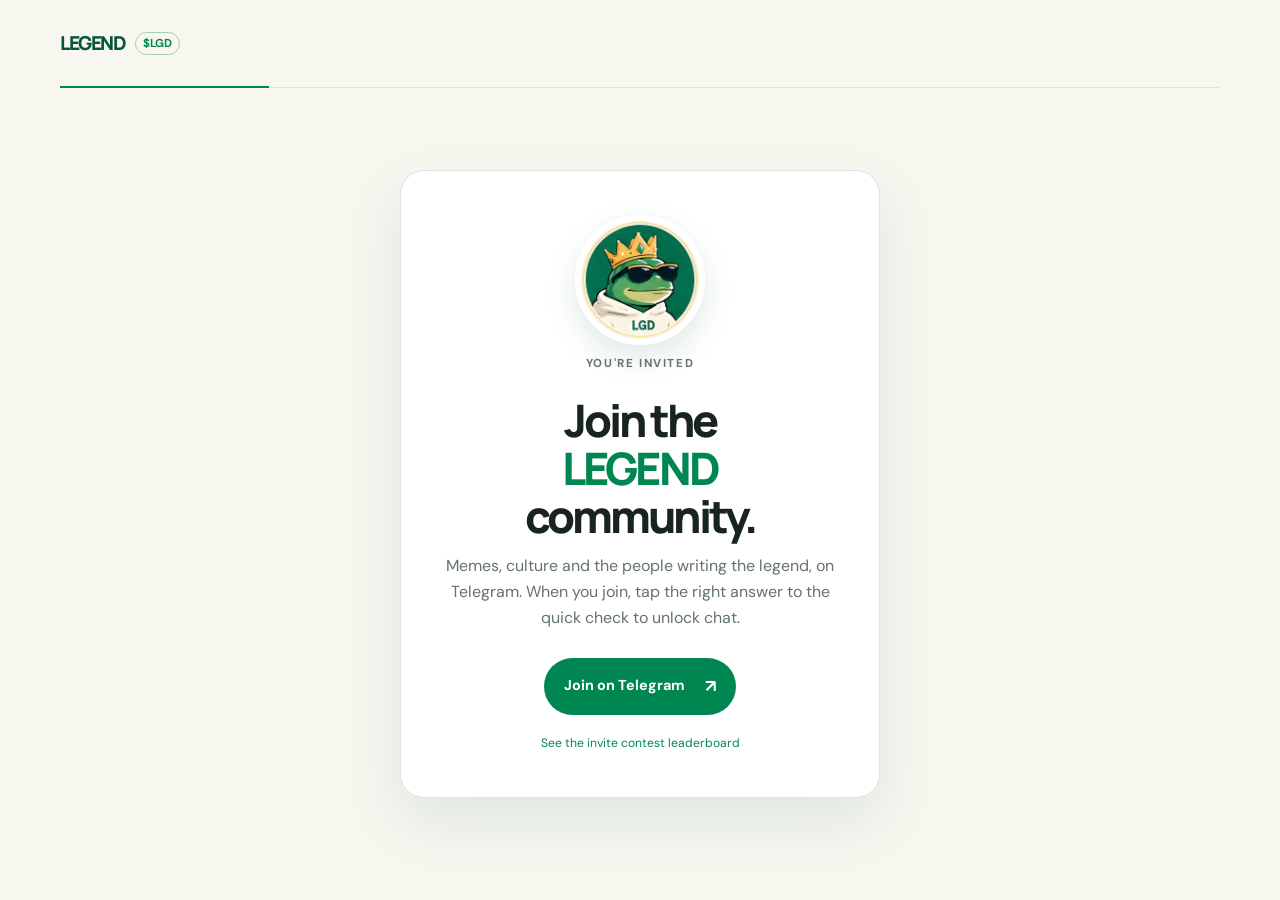
<file: ref.html>
<!doctype html>
<html lang="en"><head><meta charset="utf-8"><meta name="viewport" content="width=device-width,initial-scale=1"><meta name="theme-color" content="#f7f7f0"><meta property="og:title" content="You're invited to LEGEND ($LGD)"><meta property="og:description" content="Join the LEGEND community on Telegram."><meta property="og:image" content="/assets/brand/legend-og.jpg"><title>Join LEGEND ($LGD)</title><link rel="icon" href="/assets/brand/legend-pfp-hd.jpg"><link rel="stylesheet" href="/styles.css"><link rel="stylesheet" href="/contest.css"></head>
<body>
<header class="nav wrap"><a class="wordmark" href="/" aria-label="Legend home">LEGEND<span>$LGD</span></a></header>
<main class="lgd-invite wrap">
  <div class="lgd-invite-card">
    <img src="/assets/brand/legend-pfp-hd.jpg" alt="LEGEND crowned mascot">
    <p class="eyebrow" id="lgd-inviter">YOU'RE INVITED</p>
    <h1>Join the<br><em>LEGEND</em> community.</h1>
    <p>Memes, culture and the people writing the legend, on Telegram. When you join, tap the right answer to the quick check to unlock chat.</p>
    <a id="lgd-join" class="button primary" href="https://t.me/the_legend_mm" rel="noopener noreferrer">Join on Telegram <span>↗</span></a>
    <p class="small-note"><a class="text-link" href="/#contest">See the invite contest leaderboard</a></p>
  </div>
</main>
<script>
(async function () {
  // Accepts /ref?alice, /ref?u=alice and /ref/alice.
  const params = new URLSearchParams(location.search);
  const bare = location.search.slice(1).split("&")[0];
  const fromPath = location.pathname.replace(/^\/ref\/?/, "").replace(/\.html$/, "");
  const slug = decodeURIComponent(params.get("u") || params.get("ref") || (bare.includes("=") ? "" : bare) || fromPath || "");
  if (!slug) return;
  try {
    const res = await fetch("/api/ref/resolve?slug=" + encodeURIComponent(slug));
    const data = await res.json();
    if (data.invite_link) document.getElementById("lgd-join").href = data.invite_link;
    if (data.found) document.getElementById("lgd-inviter").textContent = (data.name + " invited you").toUpperCase();
  } catch (error) {
    console.error("Invite lookup failed:", error);
  }
})();
</script>
</body></html>
</file>
<file: styles.css>
@import url('https://fonts.googleapis.com/css2?family=DM+Sans:wght@400;500;600;700&family=Manrope:wght@400;500;600;700;800&display=swap');
:root{--paper:#f7f7f0;--white:#fff;--green:#008751;--deep:#07543d;--sky:#dff3fb;--gold:#d6a84f;--ink:#18251f;--muted:#64736b;--line:#dfe5dc;--radius:24px}*{box-sizing:border-box}html{scroll-behavior:smooth;scroll-padding-top:24px}body{margin:0;background:var(--paper);color:var(--ink);font-family:'DM Sans',sans-serif;line-height:1.65}a{color:inherit;text-decoration:none}.wrap{width:min(1160px,calc(100% - 44px));margin-inline:auto}.nav{height:88px;display:flex;align-items:center;justify-content:space-between;border-bottom:1px solid var(--line)}.wordmark{font-family:Manrope,sans-serif;font-size:1.2rem;letter-spacing:-.06em;font-weight:800;color:var(--deep);display:flex;gap:9px;align-items:center}.wordmark span{font:700 .72rem 'DM Sans',sans-serif;letter-spacing:0;color:var(--green);border:1px solid #a6cdb9;border-radius:99px;padding:3px 7px}nav{display:flex;align-items:center;gap:25px;font-size:.85rem;font-weight:600}nav a:not(.nav-cta){color:#4d5b53}nav a:hover{color:var(--green)}.nav-cta{background:var(--green);color:#fff;padding:11px 17px;border-radius:99px}.menu{display:none}.hero{min-height:620px;display:grid;grid-template-columns:1.08fr .92fr;align-items:center;gap:45px;padding-top:54px;padding-bottom:70px}.eyebrow{font-size:.72rem;font-weight:700;letter-spacing:.14em;color:var(--green);margin:0 0 23px}.dot{display:inline-block;width:8px;height:8px;background:var(--green);border-radius:50%;margin-right:8px}h1,h2,h3,p{margin-top:0}h1,h2{font-family:Manrope,sans-serif;letter-spacing:-.065em;line-height:1.08;font-weight:800}h1{font-size:clamp(3.1rem,6vw,5.4rem);margin-bottom:24px}h1 em,h2 em,.manifesto-line em{font-style:normal;color:var(--green)}.lead{max-width:510px;color:#56645c;font-size:1.12rem;line-height:1.8}.actions{display:flex;gap:12px;flex-wrap:wrap;margin:30px 0 18px}.button{display:inline-flex;align-items:center;gap:20px;padding:14px 20px;border-radius:99px;font-size:.9rem;font-weight:700;transition:transform .2s}.button:hover{transform:translateY(-2px)}.primary{background:var(--green);color:#fff}.primary span{font-size:1.1rem}.secondary{border:1px solid #cbd7ce;background:#fff}.small-note{font-size:.76rem;color:#7a867e}.hero-art{position:relative;min-height:460px;display:grid;place-items:center;border-radius:34px;background:linear-gradient(145deg,#e4f5fa 0%,#f1f4e8 58%,#e2f1e6 100%);overflow:hidden}.hero-art img{position:relative;z-index:1;width:min(78%,360px);aspect-ratio:1;object-fit:cover;border-radius:50%;border:7px solid #fff;box-shadow:0 24px 60px #1b61451c}.sun{position:absolute;width:300px;height:300px;border-radius:50%;background:#f0dca4;top:55px;right:24px;opacity:.8}.art-tag{position:absolute;top:28px;left:28px;font-size:.65rem;line-height:1.5;letter-spacing:.12em;font-weight:700;color:var(--deep)}.ticker-pill{position:absolute;bottom:24px;left:50%;transform:translateX(-50%);background:white;padding:10px 18px;border-radius:99px;box-shadow:0 8px 25px #164f3212;font-size:.75rem;letter-spacing:.08em;white-space:nowrap}.ticker-pill b{color:var(--green);margin-left:8px}.ticker-strip{background:var(--deep);color:white}.strip-inner{display:flex;justify-content:space-between;gap:20px;align-items:center;padding:16px 0;font-size:.68rem;font-weight:700;letter-spacing:.13em}.strip-inner b{color:#9bd7b7}.section{padding-top:108px;padding-bottom:108px}.mission{background:#fff;border-bottom:1px solid var(--line)}.mission-grid{display:grid;grid-template-columns:.95fr 1.05fr;gap:90px}.mission h2,.story h2,.section-head h2,.community h2,.token h2,.faq h2{font-size:clamp(2.7rem,4.6vw,4.2rem);margin-bottom:0}.mission-copy>p{color:#59675f}.mission-copy .mission-lead{font-size:1.35rem;line-height:1.55;color:var(--deep);font-weight:600}.mission-signature{border-top:1px solid var(--line);margin-top:32px;padding-top:22px;letter-spacing:.13em;font-size:.75rem;color:var(--muted)}.mission-signature strong{color:var(--green)}.story{display:grid;grid-template-columns:.8fr 1.2fr;gap:80px}.section-intro{color:var(--muted);max-width:310px;margin-top:25px}.story-text>p{color:#59675f;max-width:680px}.values{display:grid;grid-template-columns:repeat(3,1fr);gap:22px;margin-top:38px}.values article{border-top:1px solid #cbd8cd;padding-top:15px}.values article span,.principle-grid article span{font-size:.72rem;color:var(--green);font-weight:800}.values h3,.principle-grid h3{font-size:.95rem;margin:13px 0 8px}.values p,.principle-grid p{font-size:.83rem;color:var(--muted);margin:0}.principles{background:#eef4e9}.section-head{display:flex;align-items:end;justify-content:space-between;gap:35px;margin-bottom:35px}.section-head .eyebrow{margin-bottom:18px}.section-head>p{max-width:320px;color:var(--muted);font-size:.9rem}.principle-grid{display:grid;grid-template-columns:repeat(4,1fr);gap:18px}.principle-grid article{background:#fff;border:1px solid #e1e8de;border-radius:18px;padding:25px;min-height:190px}.memes-section{background:#fff;padding:100px 0}.meme-grid{display:grid;grid-template-columns:repeat(4,1fr);gap:16px}.meme-card{border:1px solid #e4e8df;background:var(--paper);border-radius:14px;overflow:hidden;transition:transform .2s,box-shadow .2s}.meme-card:hover{transform:translateY(-4px);box-shadow:0 14px 30px #153e2710}.meme-card img{display:block;width:100%;aspect-ratio:.84;object-fit:cover}.meme-caption{padding:10px 13px;display:flex;justify-content:space-between;align-items:center;font-size:.72rem;font-weight:700}.meme-caption span{color:var(--green)}.manifesto{background:var(--deep);color:white;text-align:center}.manifesto .eyebrow{color:#a9dfbf}.manifesto-line{font:800 clamp(2.3rem,5vw,4.5rem)/1.14 Manrope,sans-serif;letter-spacing:-.06em;margin:0 auto 24px}.manifesto-line em{color:#a9dfbf}.manifesto-inner>p:not(.eyebrow):not(.manifesto-line){color:#d5e6dc}.manifesto .secondary{margin-top:14px}.community-card{display:grid;grid-template-columns:1fr 260px;align-items:center;gap:40px;padding:55px 65px;background:var(--sky);border-radius:var(--radius);position:relative;overflow:hidden}.community-card p:not(.eyebrow){max-width:440px;color:#536d70;margin:20px 0 26px}.community-note{margin-bottom:0!important;margin-top:16px!important}.community-stamp{width:200px;height:200px;border:2px solid var(--green);border-radius:50%;display:grid;place-content:center;text-align:center;color:var(--green);font-family:Manrope,sans-serif;font-size:3.5rem;font-weight:800;line-height:1;transform:rotate(9deg);background:#ffffff8c}.community-stamp span{font:700 .48rem 'DM Sans',sans-serif;letter-spacing:.08em;margin-top:12px}.token{display:grid;grid-template-columns:1fr 1fr;gap:75px}.token-intro{max-width:440px;color:var(--muted);margin-top:22px}.token-badge{font-size:.67rem;letter-spacing:.07em;font-weight:800;color:var(--deep);border-left:3px solid var(--gold);padding:10px 14px;background:#f0eddf;max-width:380px}.token-panel{background:#fff;border:1px solid var(--line);border-radius:18px;padding:24px}.token-panel>div{display:flex;justify-content:space-between;gap:15px;padding:15px 0;border-bottom:1px solid #edf0e9;font-size:.84rem}.token-panel>div span{color:var(--muted)}.token-panel>div strong{text-align:right}.disclaimer{font-size:.72rem;color:#778279;margin:22px 0 0}.faq{background:#fff}.faq-grid{display:grid;grid-template-columns:.8fr 1.2fr;gap:80px}.faq-list details{border-bottom:1px solid var(--line);padding:20px 0}.faq-list summary{cursor:pointer;font-weight:700;list-style:none;display:flex;justify-content:space-between;gap:20px}.faq-list summary:after{content:'+';color:var(--green);font-size:1.3rem;line-height:1}.faq-list details[open] summary:after{content:'−'}.faq-list details p{color:var(--muted);margin:14px 0 0;max-width:620px}.footer{border-top:1px solid var(--line)}.footer-inner{min-height:100px;display:flex;align-items:center;justify-content:space-between;gap:20px}.footer p,.footer-inner>a:last-child{font-size:.8rem;color:var(--muted);margin:0}.footer-inner>a:last-child{font-weight:700}.footer-inner>a:last-child:hover{color:var(--green)}.footer-bottom{display:flex;justify-content:space-between;padding:0 0 24px;font-size:.65rem;letter-spacing:.08em;color:#879187}
@media(max-width:850px){nav{gap:14px}.hero{grid-template-columns:1fr;gap:30px;padding-top:65px}.hero-art{min-height:390px}.story,.token,.mission-grid,.faq-grid{grid-template-columns:1fr;gap:35px}.meme-grid{grid-template-columns:repeat(3,1fr)}.principle-grid{grid-template-columns:repeat(2,1fr)}.community-card{padding:40px;grid-template-columns:1fr 170px}.community-stamp{width:155px;height:155px;font-size:2.7rem}.section{padding-top:80px;padding-bottom:80px}}
@media(max-width:600px){.wrap{width:min(100% - 30px,1160px)}.nav{height:72px}.menu{display:block;border:1px solid var(--line);background:white;border-radius:99px;padding:8px 13px;font:600 .8rem 'DM Sans';color:var(--ink)}nav{display:none;position:absolute;z-index:5;top:70px;left:15px;right:15px;padding:18px;background:white;border:1px solid var(--line);border-radius:16px;box-shadow:0 12px 25px #0000000b;align-items:stretch;gap:16px}nav.open{display:flex;flex-direction:column}.hero{padding-top:48px;padding-bottom:50px;min-height:auto}h1{font-size:clamp(2.8rem,13vw,4rem)}.hero-art{min-height:320px}.hero-art img{width:75%}.sun{width:230px;height:230px}.strip-inner{justify-content:center;flex-wrap:wrap;font-size:.57rem;gap:10px}.section-head{display:block}.section-head>p{margin-top:20px}.meme-grid{grid-template-columns:repeat(2,1fr);gap:10px}.meme-caption{font-size:.65rem;padding:9px}.community-card{grid-template-columns:1fr;padding:30px;gap:25px}.community-stamp{width:115px;height:115px;font-size:2.1rem;justify-self:end}.community-stamp span{font-size:.38rem}.values{grid-template-columns:1fr;gap:18px}.principle-grid{grid-template-columns:1fr}.footer-inner{padding:22px 0;flex-wrap:wrap}.footer p{order:3;width:100%}.footer-bottom{gap:12px;flex-wrap:wrap}.token-panel{padding:17px}.token-panel>div{font-size:.75rem}.section{padding-top:65px;padding-bottom:65px}.mission h2,.story h2,.section-head h2,.community h2,.token h2,.faq h2{font-size:2.7rem}}

/* Refined interaction layer: generous rhythm, layered transitions, and a more expressive mascot */
:root{--section-space:clamp(78px,9vw,132px)}
.section{padding-top:var(--section-space);padding-bottom:var(--section-space);position:relative;scroll-margin-top:20px}
section[id]{scroll-margin-top:28px}
.nav{position:relative;z-index:20}
.nav:after{content:"";position:absolute;bottom:-1px;left:0;width:18%;height:2px;background:var(--green);transition:width .35s ease}
.nav:hover:after{width:100%}
.hero{padding-top:clamp(64px,8vw,104px);padding-bottom:clamp(70px,8vw,110px);gap:clamp(40px,6vw,84px)}
.hero-copy{position:relative;z-index:2}
.hero h1{max-width:680px}
.hero-art{isolation:isolate;min-height:clamp(430px,43vw,550px);border:1px solid #dce9dc;background:radial-gradient(circle at 50% 42%,#fff 0 17%,transparent 17.3%),linear-gradient(135deg,#e5f5f9 0%,#f7f7ed 48%,#dceddf 100%);box-shadow:0 25px 70px #164a2810;transition:transform .5s cubic-bezier(.2,.8,.2,1),box-shadow .5s}
.hero-art:hover{transform:translateY(-5px);box-shadow:0 32px 80px #164a2819}
.hero-art:before{content:"";position:absolute;inset:18px;border:1px solid #ffffffa8;border-radius:25px;pointer-events:none;z-index:0}
.hero-art .sun{width:clamp(240px,25vw,330px);height:clamp(240px,25vw,330px);top:50%;right:auto;left:50%;transform:translate(-50%,-53%);background:#f1dba0;opacity:.65}
.hero-mascot{width:min(73%,360px)!important;position:relative;z-index:3!important;border:8px solid white!important;box-shadow:0 25px 65px #184c2a24!important;transition:transform .55s cubic-bezier(.2,.8,.2,1);animation:mascot-float 6s ease-in-out infinite}
.hero-art:hover .hero-mascot{transform:translateY(-7px) rotate(-2deg)}
.orbit{position:absolute;left:50%;top:49%;border:1px solid #00875126;border-radius:50%;transform:translate(-50%,-50%) rotate(-18deg);pointer-events:none}
.orbit-one{width:88%;height:68%;z-index:1}.orbit-two{width:98%;height:80%;transform:translate(-50%,-50%) rotate(28deg);border-style:dashed;z-index:1}
.hero-index{position:absolute;right:28px;top:27px;z-index:4;color:#617c6c;font-size:.64rem;letter-spacing:.15em;font-weight:800}
.mascot-caption{position:absolute;left:27px;bottom:28px;z-index:5;display:flex;align-items:center;gap:10px;background:#ffffffdf;backdrop-filter:blur(12px);padding:11px 15px;border:1px solid #fff;border-radius:15px;box-shadow:0 8px 25px #184c2a10}
.caption-dot{width:9px;height:9px;border-radius:50%;background:var(--green);box-shadow:0 0 0 5px #00875116}
.mascot-caption strong,.mascot-caption small{display:block}.mascot-caption strong{font-size:.66rem;letter-spacing:.09em}.mascot-caption small{font-size:.68rem;color:var(--muted);margin-top:2px}
.float-sticker{position:absolute;z-index:4;background:var(--green);color:white;font-size:.58rem;letter-spacing:.1em;font-weight:800;padding:9px 12px;border-radius:7px;box-shadow:0 7px 18px #07543d1c}
.sticker-top{top:25%;right:7%;transform:rotate(7deg)}.sticker-bottom{bottom:22%;right:7%;background:#fff;color:var(--deep);border:1px solid #d5e6d7;transform:rotate(-7deg)}
.ticker-pill{z-index:5;bottom:27px;left:auto;right:27px;transform:none;border:1px solid #e6eee6;box-shadow:0 10px 28px #164f3215}
.strip-inner{min-height:62px;overflow:hidden;white-space:nowrap}
.strip-inner span{transition:color .2s}.strip-inner span:hover{color:#a9dfbf}
.mission{background:linear-gradient(180deg,#fff 0%,#fbfcf8 100%)}
.mission-grid{gap:clamp(45px,8vw,120px)}
.mission h2,.story h2,.section-head h2,.community h2,.token h2,.faq h2{max-width:750px}
.mission-copy{padding-top:8px}
.mission-signature{display:inline-block;min-width:min(100%,350px)}
.story{gap:clamp(40px,8vw,115px)}
.story>div:first-child{position:relative}.story>div:first-child:after{content:"";display:block;width:62px;height:4px;background:var(--gold);margin-top:28px;border-radius:4px}
.values article{transition:transform .25s ease,border-color .25s ease}.values article:hover{transform:translateY(-4px);border-color:var(--green)}
.principles{background:linear-gradient(135deg,#edf4e9,#f5f6ec 60%,#e6f3f6)}
.principle-grid article{position:relative;overflow:hidden;transition:transform .25s ease,box-shadow .25s ease,border-color .25s ease}.principle-grid article:after{content:"";position:absolute;left:0;bottom:0;width:0;height:3px;background:var(--green);transition:width .3s ease}.principle-grid article:hover{transform:translateY(-5px);box-shadow:0 15px 32px #214a2810;border-color:#b8d4bd}.principle-grid article:hover:after{width:100%}
.memes-section{background:#fff;position:relative}.meme-card{cursor:pointer;text-align:left;display:block;width:100%;padding:0;color:inherit;font:inherit}.meme-card img{transition:transform .45s cubic-bezier(.2,.8,.2,1);background:#f0f2eb}.meme-card:hover img{transform:scale(1.035)}.meme-caption{position:relative;background:#f7f7f0}.meme-caption span{transition:letter-spacing .2s}.meme-card:hover .meme-caption span{letter-spacing:.04em}
.manifesto{overflow:hidden;background:radial-gradient(ellipse at 50% 0%,#167755 0%,var(--deep) 58%)}.manifesto:before,.manifesto:after{content:"";position:absolute;width:380px;height:380px;border:1px solid #ffffff12;border-radius:50%;pointer-events:none}.manifesto:before{left:-190px;top:-140px}.manifesto:after{right:-190px;bottom:-200px}.manifesto-inner{position:relative;z-index:1}.manifesto-line{max-width:1000px}
.community-card{padding:clamp(32px,5.5vw,70px);background:linear-gradient(125deg,#e1f4f8 0%,#edf5e7 100%);border:1px solid #d8e8df;box-shadow:0 20px 55px #174c2b0b}.community-card:after{content:"";position:absolute;width:300px;height:300px;border:1px solid #00875120;border-radius:50%;right:65px;top:-150px;pointer-events:none}.community-stamp{position:relative;z-index:1;box-shadow:0 10px 30px #07543d0c;transition:transform .35s ease}.community-card:hover .community-stamp{transform:rotate(0deg) scale(1.04)}
.token{gap:clamp(35px,7vw,100px)}.chain-callout{display:flex;align-items:center;gap:13px;max-width:420px;margin:26px 0 20px;padding:15px;background:#fff;border:1px solid var(--line);border-radius:15px;transition:border-color .2s,transform .2s}.chain-callout:hover{border-color:#a7cdb5;transform:translateY(-2px)}.chain-mark{width:38px;height:38px;border-radius:12px;background:var(--green);color:#fff;display:grid;place-items:center;font:800 1.1rem Manrope,sans-serif}.chain-callout>span:nth-child(2){flex:1}.chain-callout strong,.chain-callout small{display:block}.chain-callout strong{font-size:.85rem}.chain-callout small{font-size:.72rem;color:var(--muted);margin-top:2px}.chain-callout>a{font-size:1.1rem;color:var(--green)}.token-panel{box-shadow:0 20px 60px #214a2809;padding:clamp(20px,3vw,32px)}.token-panel>div{align-items:center}.copy-row{display:flex;align-items:center;gap:10px}.copy-button{border:1px solid #cbdccf;background:#f5faf4;color:var(--deep);border-radius:7px;padding:5px 8px;font:700 .65rem 'DM Sans',sans-serif;cursor:pointer}.copy-button:hover{background:#e5f4e8}.text-link{color:var(--green)}.text-link:hover{text-decoration:underline}
.faq{background:linear-gradient(180deg,#fff,#f8faf5)}.faq-list details{transition:padding .2s}.faq-list details[open]{padding-bottom:24px}.faq-list summary:focus-visible,.button:focus-visible,a:focus-visible,button:focus-visible{outline:3px solid #6ec4ef;outline-offset:4px}
.footer-inner{min-height:115px}.footer-bottom{border-top:1px solid #e9ede5;padding-top:18px}.lightbox{position:fixed;inset:0;z-index:100;display:none;align-items:center;justify-content:center;padding:28px;background:#f7f7f0f2;backdrop-filter:blur(14px)}.lightbox.open{display:flex;animation:fade-in .2s ease}.lightbox figure{margin:0;max-width:min(75vw,720px);max-height:86vh;text-align:center}.lightbox figure img{display:block;max-height:75vh;max-width:100%;object-fit:contain;border-radius:14px;box-shadow:0 20px 70px #1b3b251f}.lightbox figcaption{font-size:.78rem;font-weight:800;letter-spacing:.12em;margin-top:15px;color:var(--deep)}.lightbox button{position:absolute;border:1px solid #dce5db;background:white;color:var(--deep);border-radius:50%;width:45px;height:45px;font-size:1.3rem;cursor:pointer;box-shadow:0 5px 20px #183c2410}.lightbox button:hover{background:var(--green);color:#fff}.lightbox-close{top:24px;right:24px}.lightbox-prev{left:24px;top:50%;transform:translateY(-50%)}.lightbox-next{right:24px;top:50%;transform:translateY(-50%)}
.reveal{opacity:0;transform:translateY(22px);transition:opacity .65s ease,transform .65s cubic-bezier(.2,.8,.2,1)}.reveal.is-visible{opacity:1;transform:translateY(0)}
@keyframes mascot-float{0%,100%{translate:0 0}50%{translate:0 -8px}}@keyframes fade-in{from{opacity:0}to{opacity:1}}
@media(prefers-reduced-motion:reduce){html{scroll-behavior:auto}*,*:before,*:after{animation-duration:.01ms!important;animation-iteration-count:1!important;transition-duration:.01ms!important}.reveal{opacity:1;transform:none}}
@media(max-width:850px){.hero-art{min-height:450px}.hero-art .sun{width:260px;height:260px}.hero-mascot{width:min(70%,340px)!important}.ticker-pill{bottom:20px;right:20px}.mascot-caption{bottom:20px;left:20px}.sticker-top{top:22%;right:5%}.sticker-bottom{bottom:22%;right:5%}}
@media(max-width:600px){.hero-art{min-height:360px;border-radius:25px}.hero-art:before{inset:10px;border-radius:18px}.hero-art .sun{width:220px;height:220px}.hero-mascot{width:min(68%,260px)!important;border-width:6px!important}.hero-index{top:20px;right:20px;font-size:.55rem}.art-tag{left:20px;top:20px;font-size:.55rem}.mascot-caption{left:16px;bottom:16px;padding:8px 10px}.mascot-caption strong{font-size:.56rem}.mascot-caption small{font-size:.59rem}.ticker-pill{right:16px;bottom:16px;padding:8px 12px;font-size:.65rem}.float-sticker{font-size:.47rem;padding:7px 8px}.sticker-top{top:23%;right:4%}.sticker-bottom{bottom:23%;right:4%}.orbit-one{width:92%;height:66%}.orbit-two{width:100%;height:76%}.lightbox{padding:18px}.lightbox figure{max-width:88vw}.lightbox figure img{max-height:72vh}.lightbox button{width:38px;height:38px;font-size:1rem}.lightbox-prev{left:10px;top:auto;bottom:18px;transform:none}.lightbox-next{right:10px;top:auto;bottom:18px;transform:none}.lightbox-close{top:14px;right:14px}.copy-row{flex-wrap:wrap;justify-content:flex-end}.chain-callout{padding:12px}}

/* ==========================================
   LEGEND COMMUNITY + MARKET ADDITIONS
   All classes are prefixed with lgd-.
   ========================================== */

.lgd-socials {
  display: grid;
  grid-template-columns: repeat(2, minmax(0, 1fr));
  gap: 12px;
  margin-top: 24px;
  position: relative;
  z-index: 2;
}

.lgd-social-btn {
  display: flex;
  align-items: center;
  gap: 11px;
  min-width: 0;
  padding: 14px;
  border: 1px solid #d8e5da;
  border-radius: 15px;
  background: #ffffffd9;
  color: var(--deep);
  transition:
    transform 0.2s ease,
    border-color 0.2s ease,
    box-shadow 0.2s ease;
}

.lgd-social-btn:hover {
  transform: translateY(-3px);
  border-color: #a6cdb9;
  box-shadow: 0 10px 25px #164f320d;
}

.lgd-social-btn > span:nth-child(2) {
  flex: 1;
  min-width: 0;
}

.lgd-social-icon {
  display: grid;
  place-items: center;
  width: 36px;
  height: 36px;
  flex: 0 0 36px;
  border-radius: 11px;
  background: #eaf4ec;
  color: var(--green);
  font-size: 1.1rem;
  font-weight: 800;
}

.lgd-social-btn strong,
.lgd-social-btn small {
  display: block;
}

.lgd-social-btn strong {
  font-size: 0.78rem;
  line-height: 1.4;
}

.lgd-social-btn small {
  margin-top: 3px;
  color: var(--muted);
  font-size: 0.68rem;
}

.lgd-arrow {
  color: var(--green);
  font-weight: 800;
}

.lgd-ca-row {
  padding: 17px 0;
  border-bottom: 1px solid var(--line);
}

.lgd-ca-heading {
  display: flex;
  align-items: center;
  justify-content: space-between;
  flex-wrap: wrap;
  gap: 8px;
  margin-bottom: 12px;
}

.lgd-ca-heading > span:first-child {
  color: var(--muted);
  font-size: 0.78rem;
}

.lgd-network-tag {
  border: 1px solid #cce0d0;
  background: #f0f8f0;
  color: var(--deep);
  border-radius: 99px;
  padding: 4px 8px;
  font-size: 0.58rem;
  font-weight: 800;
  letter-spacing: 0.06em;
}

.lgd-ca-value {
  display: flex;
  align-items: center;
  justify-content: space-between;
  gap: 10px;
  margin-bottom: 10px;
}

.lgd-ca-value code {
  overflow-wrap: anywhere;
  color: var(--deep);
  font-size: 0.82rem;
}

.lgd-market-card {
  margin-top: 24px;
  padding: clamp(18px, 3vw, 27px);
  border: 1px solid #d7e5d8;
  border-radius: 20px;
  background:
    radial-gradient(circle at 100% 0%, #e4f5e9 0, transparent 45%),
    linear-gradient(145deg, #ffffff, #f6faf3);
  box-shadow: 0 16px 38px #214a280a;
  min-width: 0;
}

.lgd-market-top {
  display: flex;
  align-items: flex-start;
  justify-content: space-between;
  gap: 12px;
}

.lgd-market-label {
  display: block;
  margin-bottom: 6px;
  color: var(--muted);
  font-size: 0.62rem;
  font-weight: 800;
  letter-spacing: 0.12em;
}

.lgd-market-top h3 {
  margin: 0;
  color: var(--deep);
  font-family: Manrope, sans-serif;
  font-size: 1.1rem;
  letter-spacing: -0.04em;
}

.lgd-market-top h3 span {
  color: var(--green);
}

.lgd-live-indicator {
  display: inline-flex;
  align-items: center;
  gap: 6px;
  white-space: nowrap;
  color: var(--muted);
  font-size: 0.56rem;
  font-weight: 800;
  letter-spacing: 0.07em;
}

.lgd-live-indicator > span {
  width: 7px;
  height: 7px;
  border-radius: 50%;
  background: var(--green);
}

.lgd-price {
  margin: 22px 0 24px;
  color: var(--deep);
  font-family: Manrope, sans-serif;
  font-size: clamp(2rem, 5vw, 3rem);
  font-weight: 800;
  letter-spacing: -0.06em;
  line-height: 1.1;
  overflow-wrap: anywhere;
}

.lgd-market-stats {
  display: grid;
  grid-template-columns: repeat(3, minmax(0, 1fr));
  gap: 12px;
  padding: 17px 0;
  border-top: 1px solid #dfe8df;
  border-bottom: 1px solid #dfe8df;
}

.lgd-market-stats > div {
  min-width: 0;
}

.lgd-market-stats span {
  display: block;
  margin-bottom: 6px;
  color: var(--muted);
  font-size: 0.57rem;
  font-weight: 800;
  letter-spacing: 0.06em;
}

.lgd-market-stats strong {
  display: block;
  color: var(--deep);
  font-size: 0.85rem;
  overflow-wrap: anywhere;
}

.lgd-market-stats .lgd-positive {
  color: #008751;
}

.lgd-market-stats .lgd-negative {
  color: #c04444;
}

.lgd-market-status {
  margin: 14px 0 10px;
  color: var(--muted);
  font-size: 0.72rem;
  line-height: 1.6;
  overflow-wrap: anywhere;
}

.lgd-chart-link {
  display: inline-flex;
  align-items: center;
  gap: 8px;
  color: var(--green);
  font-size: 0.78rem;
  font-weight: 800;
}

.lgd-chart-link:hover {
  text-decoration: underline;
}

@media (max-width: 600px) {
  .lgd-socials {
    grid-template-columns: 1fr;
  }

  .lgd-market-stats {
    gap: 8px;
  }

  .lgd-market-stats span {
    font-size: 0.52rem;
  }

  .lgd-market-stats strong {
    font-size: 0.75rem;
  }

  .lgd-live-indicator {
    font-size: 0.5rem;
  }

  .lgd-ca-value {
    align-items: flex-start;
    flex-wrap: wrap;
  }
}



/* =========================================
   LEGEND MARKET CARD — LAYOUT FIX
   ========================================= */

.lgd-market-card {
  display: block !important;
  width: 100%;
  min-width: 0;
  padding: 24px !important;
  overflow: hidden;
  box-sizing: border-box;
}

.lgd-market-top {
  display: flex !important;
  align-items: flex-start;
  justify-content: space-between;
  flex-wrap: wrap;
  gap: 12px;
  width: 100%;
  margin-bottom: 22px;
}

.lgd-market-top > div {
  min-width: 0;
}

.lgd-market-top h3 {
  margin: 8px 0 0;
  font-size: 1.35rem;
  line-height: 1.3;
}

.lgd-market-label {
  display: block;
  font-size: 0.68rem;
  line-height: 1.5;
  letter-spacing: 0.1em;
}

.lgd-live-indicator {
  display: inline-flex;
  align-items: center;
  gap: 7px;
  flex-shrink: 0;
  font-size: 0.65rem;
  white-space: nowrap;
}

.lgd-price {
  display: block;
  width: 100%;
  margin: 0 0 24px;
  font-size: clamp(2rem, 4vw, 2.8rem);
  line-height: 1.15;
  font-weight: 800;
  overflow-wrap: anywhere;
}

.lgd-market-stats {
  display: grid !important;
  grid-template-columns: repeat(3, minmax(0, 1fr));
  gap: 12px;
  width: 100%;
  margin: 0;
}

.lgd-market-stats > div {
  display: flex;
  flex-direction: column;
  align-items: flex-start;
  gap: 8px;
  min-width: 0;
  padding: 14px 10px;
  border: 1px solid #dfe8df;
  border-radius: 12px;
  background: #ffffffa8;
}

.lgd-market-stats > div > span {
  font-size: 0.62rem;
  line-height: 1.5;
  letter-spacing: 0.04em;
  overflow-wrap: anywhere;
}

.lgd-market-stats > div > strong {
  display: block;
  max-width: 100%;
  font-size: clamp(0.85rem, 1.4vw, 1.05rem);
  line-height: 1.4;
  overflow-wrap: anywhere;
}

.lgd-market-status {
  display: block;
  width: 100%;
  margin: 20px 0 12px;
  font-size: 0.8rem;
  line-height: 1.7;
  overflow-wrap: anywhere;
}

.lgd-chart-link {
  display: inline-block;
  max-width: 100%;
  margin-top: 4px;
  line-height: 1.6;
  overflow-wrap: anywhere;
}

@media (max-width: 600px) {
  .lgd-market-card {
    padding: 18px !important;
  }

  .lgd-market-top {
    gap: 10px;
  }

  .lgd-market-stats {
    grid-template-columns: 1fr;
    gap: 10px;
  }

  .lgd-market-stats > div {
    flex-direction: row;
    align-items: center;
    justify-content: space-between;
    gap: 12px;
    padding: 12px;
  }

  .lgd-market-stats > div > strong {
    text-align: right;
  }
}
</file>
<file: contest.css>
/* ==========================================
   LEGEND INVITE CONTEST + REF LANDING PAGE
   All classes are prefixed with lgd-.
   ========================================== */

.lgd-contest {
  background: #eef4e9;
}

.lgd-contest-grid {
  display: grid;
  grid-template-columns: 0.9fr 1.1fr;
  gap: 22px;
  align-items: start;
}

.lgd-ref-panel,
.lgd-board {
  background: #fff;
  border: 1px solid var(--line);
  border-radius: 20px;
  padding: clamp(18px, 3vw, 28px);
  min-width: 0;
}

.lgd-steps {
  list-style: none;
  margin: 0 0 24px;
  padding: 0;
  display: grid;
  gap: 16px;
}

.lgd-steps li {
  display: flex;
  gap: 14px;
  align-items: flex-start;
}

.lgd-steps li > span {
  flex: none;
  width: 30px;
  height: 30px;
  display: grid;
  place-items: center;
  border-radius: 50%;
  background: var(--green);
  color: #fff;
  font-weight: 800;
  font-size: 0.8rem;
}

.lgd-steps strong,
.lgd-steps small {
  display: block;
}

.lgd-steps strong {
  font-size: 0.92rem;
}

.lgd-steps small {
  color: var(--muted);
  font-size: 0.8rem;
  line-height: 1.5;
}

.lgd-ref-login {
  display: flex;
  flex-wrap: wrap;
  gap: 12px;
  align-items: center;
}

.lgd-ref-login[hidden],
.lgd-ref-me[hidden] {
  display: none;
}

.lgd-ref-hello {
  margin-bottom: 10px;
  font-size: 0.86rem;
  color: var(--muted);
}

.lgd-ref-hello strong {
  color: var(--ink);
}

.lgd-ref-link {
  display: flex;
  align-items: center;
  justify-content: space-between;
  gap: 10px;
  padding: 12px 14px;
  border: 1px dashed #a6cdb9;
  border-radius: 14px;
  background: #f6faf3;
}

.lgd-ref-link code {
  overflow-wrap: anywhere;
  color: var(--deep);
  font-size: 0.85rem;
  font-weight: 700;
}

.lgd-share {
  display: flex;
  flex-wrap: wrap;
  gap: 16px;
  margin: 12px 0 18px;
  font-size: 0.82rem;
  font-weight: 700;
}

.lgd-share a {
  color: var(--green);
}

.lgd-me-stats {
  display: grid;
  grid-template-columns: repeat(4, 1fr);
  gap: 8px;
}

.lgd-me-stats > div {
  padding: 12px 10px;
  border-radius: 14px;
  background: #f3f7f0;
  text-align: center;
}

.lgd-me-stats span {
  display: block;
  color: var(--muted);
  font-size: 0.58rem;
  font-weight: 800;
  letter-spacing: 0.12em;
}

.lgd-me-stats strong {
  font-family: Manrope, sans-serif;
  font-size: 1.35rem;
  color: var(--deep);
}

.lgd-logout {
  margin-top: 14px;
  border: 0;
  background: none;
  padding: 0;
  color: var(--muted);
  font: 600 0.78rem 'DM Sans', sans-serif;
  text-decoration: underline;
  cursor: pointer;
}

.lgd-ref-status {
  margin: 14px 0 0;
  font-size: 0.82rem;
  color: var(--muted);
}

.lgd-ref-status:empty {
  display: none;
}

.lgd-ref-status.lgd-error {
  color: #b3261e;
}

.lgd-board-head {
  display: flex;
  justify-content: space-between;
  align-items: baseline;
  gap: 12px;
  margin-bottom: 10px;
}

.lgd-board-head h3 {
  margin: 0;
  font-family: Manrope, sans-serif;
  font-size: 1.15rem;
}

.lgd-board-head span {
  color: var(--muted);
  font-size: 0.72rem;
}

.lgd-board table {
  width: 100%;
  border-collapse: collapse;
  font-size: 0.86rem;
}

.lgd-board th {
  text-align: left;
  color: var(--muted);
  font-size: 0.62rem;
  font-weight: 800;
  letter-spacing: 0.12em;
  padding: 8px 6px;
  border-bottom: 1px solid var(--line);
}

.lgd-board td {
  padding: 11px 6px;
  border-bottom: 1px solid #edf0e9;
  overflow-wrap: anywhere;
}

.lgd-board th:nth-child(n + 3),
.lgd-board td:nth-child(n + 3) {
  text-align: right;
}

.lgd-board td:first-child {
  font-weight: 800;
  color: var(--green);
  width: 40px;
}

.lgd-board td:last-child {
  font-weight: 800;
}

.lgd-board tr.lgd-me-row td {
  background: #e4f5e9;
}

.lgd-board .lgd-empty {
  text-align: center !important;
  color: var(--muted);
  padding: 26px 6px;
}

.lgd-board-note {
  margin: 14px 0 0;
  color: var(--muted);
  font-size: 0.74rem;
}

@media (max-width: 850px) {
  .lgd-contest-grid {
    grid-template-columns: 1fr;
  }
}

@media (max-width: 600px) {
  .lgd-me-stats {
    grid-template-columns: repeat(2, 1fr);
  }
}

/* ---------- Holder rule ---------- */

.lgd-hold {
  margin-top: 14px;
  padding: 12px 14px;
  border: 1px solid var(--line);
  border-radius: 14px;
  background: #fff;
  font-size: 0.82rem;
}

.lgd-hold p {
  margin: 0 0 8px;
  color: var(--muted);
}

.lgd-hold-status {
  color: var(--ink) !important;
  font-weight: 700;
}

.lgd-hold-status.lgd-ok {
  color: var(--green) !important;
}

.lgd-hold .lgd-chip-btn {
  display: inline-flex;
  align-items: center;
  padding: 8px 14px;
  border: 1px solid #cbd7ce;
  border-radius: 99px;
  background: #fff;
  color: var(--deep);
  font: 700 0.78rem 'DM Sans', sans-serif;
  cursor: pointer;
}

/* ---------- Timer and prizes ---------- */

.lgd-contest [hidden] {
  display: none !important;
}

.lgd-timer {
  display: grid;
  grid-template-columns: 1fr auto;
  gap: 22px;
  align-items: center;
  margin-bottom: 16px;
  padding: clamp(18px, 3vw, 26px);
  border-radius: 20px;
  background: var(--deep);
  color: #fff;
}

.lgd-timer-label {
  display: block;
  margin-bottom: 10px;
  color: #9bd7b7;
  font-size: 0.68rem;
  font-weight: 800;
  letter-spacing: 0.14em;
}

.lgd-timer-clock {
  display: flex;
  gap: 10px;
}

.lgd-timer-clock > div {
  min-width: 68px;
  padding: 10px 8px;
  border-radius: 14px;
  background: #ffffff14;
  text-align: center;
}

.lgd-timer-clock strong {
  display: block;
  font-family: Manrope, sans-serif;
  font-size: clamp(1.6rem, 4vw, 2.3rem);
  font-weight: 800;
  line-height: 1.1;
  font-variant-numeric: tabular-nums;
}

.lgd-timer-clock span {
  color: #b9dccb;
  font-size: 0.58rem;
  font-weight: 800;
  letter-spacing: 0.12em;
}

.lgd-timer-ended {
  margin: 0;
  font-family: Manrope, sans-serif;
  font-size: clamp(1.2rem, 3vw, 1.6rem);
  font-weight: 800;
}

.lgd-timer[data-phase="ended"] {
  background: #3d4a43;
}

.lgd-timer-dates {
  display: grid;
  gap: 8px;
  font-size: 0.8rem;
}

.lgd-timer-dates > div {
  display: flex;
  justify-content: space-between;
  gap: 18px;
}

.lgd-timer-dates span {
  color: #b9dccb;
  font-size: 0.62rem;
  font-weight: 800;
  letter-spacing: 0.12em;
}

.lgd-prizes {
  display: grid;
  grid-template-columns: repeat(10, 1fr);
  gap: 8px;
  margin-bottom: 22px;
}

.lgd-prizes:empty {
  display: none;
}

.lgd-prize-chip {
  padding: 10px 6px;
  border: 1px solid var(--line);
  border-radius: 14px;
  background: #fff;
  text-align: center;
}

.lgd-prize-chip span {
  display: block;
  color: var(--muted);
  font-size: 0.62rem;
  font-weight: 800;
  letter-spacing: 0.08em;
  text-transform: uppercase;
}

.lgd-prize-chip strong {
  font-family: Manrope, sans-serif;
  font-size: 1.05rem;
  color: var(--deep);
}

.lgd-prize-top {
  border-color: var(--gold);
  background: #fbf5e6;
}

.lgd-prize-cell {
  color: var(--green);
}

.lgd-me-prize {
  margin: 12px 0 0;
  padding: 10px 12px;
  border-radius: 12px;
  background: #fbf5e6;
  border: 1px solid var(--gold);
  font-size: 0.84rem;
  font-weight: 700;
  color: var(--deep);
}

.lgd-phase-note {
  margin: 0 0 14px;
  padding: 10px 12px;
  border-radius: 12px;
  background: #f3f7f0;
  font-size: 0.82rem;
  color: var(--deep);
}

@media (max-width: 850px) {
  .lgd-timer {
    grid-template-columns: 1fr;
  }

  .lgd-prizes {
    grid-template-columns: repeat(5, 1fr);
  }
}

@media (max-width: 600px) {
  .lgd-timer-clock > div {
    flex: 1;
    min-width: 0;
  }

  .lgd-board table {
    font-size: 0.8rem;
  }

  .lgd-board th,
  .lgd-board td {
    padding-left: 4px;
    padding-right: 4px;
  }
}

/* ---------- Ref landing page ---------- */

.lgd-invite {
  min-height: calc(100vh - 88px);
  display: grid;
  place-items: center;
  padding: 40px 0 60px;
}

.lgd-invite-card {
  width: min(480px, 100%);
  text-align: center;
  background: #fff;
  border: 1px solid var(--line);
  border-radius: var(--radius);
  padding: clamp(26px, 6vw, 44px);
  box-shadow: 0 24px 60px #1b61451c;
}

.lgd-invite-card img {
  width: 130px;
  height: 130px;
  border-radius: 50%;
  border: 6px solid #fff;
  box-shadow: 0 12px 30px #1b614524;
  object-fit: cover;
}

.lgd-invite-card h1 {
  font-size: clamp(2rem, 8vw, 2.8rem);
  margin: 18px 0 12px;
}

.lgd-invite-card p {
  color: var(--muted);
}

.lgd-invite-card .button {
  margin-top: 10px;
  justify-content: center;
}

.lgd-invite-card .small-note {
  margin: 18px 0 0;
}
</file>
